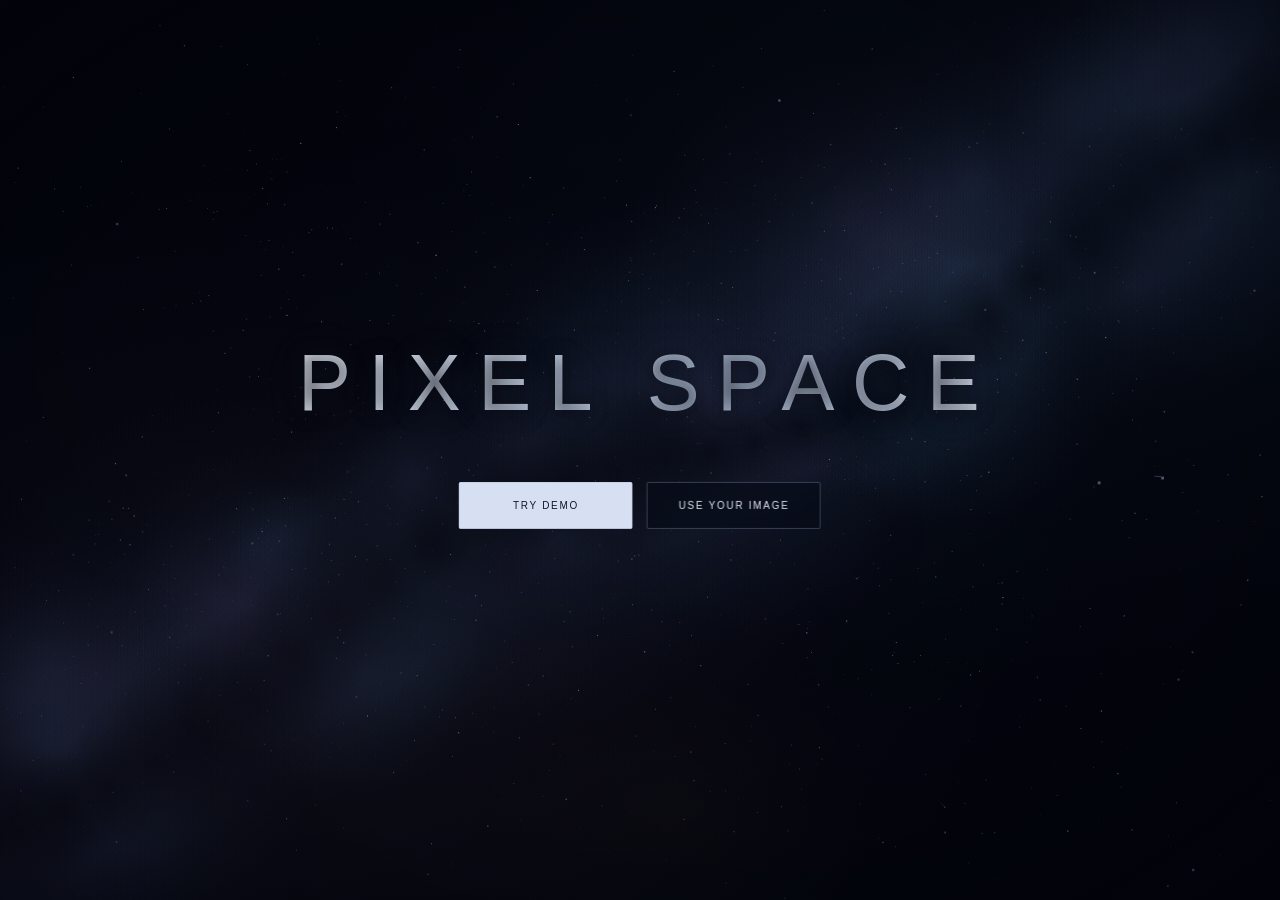
<file: index.html>
<!doctype html>
<html lang="en" translate="no">
  <head>
    <meta charset="UTF-8">
    <meta name="viewport" content="width=device-width, initial-scale=1, viewport-fit=cover">
    <meta name="theme-color" content="#080b18">
    <meta name="description" content="A flat image becomes a drifting field of pixels. Explore color, motion, and depth in PIXEL SPACE.">
    <title>PIXEL SPACE — An image, reimagined.</title>
    <link rel="icon" href="data:image/svg+xml,%3Csvg xmlns='http://www.w3.org/2000/svg' viewBox='0 0 32 32'%3E%3Cpath fill='%23b7c4ef' d='M6 6h9v9H6zm11 0h9v9h-9zM6 17h9v9H6z'/%3E%3C/svg%3E">
    <link rel="stylesheet" href="style.css?v=photo-only1">
    <script src="assets/examples/catalog.js" defer></script>
    <script src="renderer.js" defer></script>
    <script src="cosmos.js" defer></script>
    <script src="image-space.js" defer></script>
    <script src="sound.js" defer></script>
    <script src="hand-control.js?v=handstudio4" defer></script>
    <script src="hand-debug-view.js?v=handstudio4" defer></script>
    <script src="script.js?v=photo-only1" defer></script>
  </head>
  <body>
    <canvas id="cosmos" aria-hidden="true"></canvas>
    <canvas id="stars" aria-hidden="true"></canvas>
    <canvas id="image-atmosphere" aria-hidden="true"></canvas>
    <div class="haze" aria-hidden="true"></div>
    <div
      id="stage"
      role="img"
      aria-hidden="true"
      aria-label="Interactive pixel image. Drag to rotate, scroll to zoom, double click to reset."
    ></div>
    <main>
      <section id="landing" aria-labelledby="title">
        <div class="intro">
          <h1 id="title">PIXEL SPACE</h1>
          <div class="landing-actions">
            <button id="try-demo" class="primary-button" type="button">TRY DEMO</button>
            <button id="upload" class="secondary-button" type="button">USE YOUR IMAGE</button>
          </div>
        </div>
      </section>
      <section id="viewer" aria-label="Pixel field controls" inert aria-hidden="true">
        <div class="controls">
          <div class="panel-heading">
            <span class="interaction-hint">Drag to orbit · Scroll to zoom</span>
            <button id="sound" type="button" aria-pressed="false">SOUND OFF</button>
          </div>
          <div class="hand-controls">
            <button id="hand-control" type="button" aria-pressed="false" aria-describedby="hand-status" title="Swipe to rotate · Pinch for precision · Two hands to zoom · Point to play">HAND CONTROL <span id="hand-state">OFF</span></button>
            <span id="hand-status" role="status" aria-live="polite"></span>
          </div>
          <label for="depth">DEPTH <output id="depth-value" for="depth">55</output></label>
          <input id="depth" type="range" min="0" max="100" value="55">
          <label for="density">DENSITY <output id="density-value" for="density">240</output></label>
          <input id="density" type="range" min="96" max="360" step="12" value="240">
          <div class="control-actions">
            <button id="reset" type="button">RESET</button>
            <button id="upload-new" type="button">NEW IMAGE <span aria-hidden="true">↗</span></button>
          </div>
          <button id="back" class="back-button" type="button">← HOME</button>
        </div>
      </section>
    </main>
    <canvas id="transition-image" aria-hidden="true"></canvas>
    <input
      id="file-input"
      class="visually-hidden"
      tabindex="-1"
      type="file"
      accept="image/png,image/jpeg,image/webp"
      aria-label="Choose an image"
    >
    <div id="drop-overlay" aria-hidden="true">
      <span>Drop your image</span>
      <p>PNG, JPG, or WebP</p>
    </div>
    <p id="status" role="status" aria-live="polite"></p>
    <noscript><p class="no-script">Enable JavaScript to explore PIXEL SPACE.</p></noscript>
  </body>
</html>
</file>
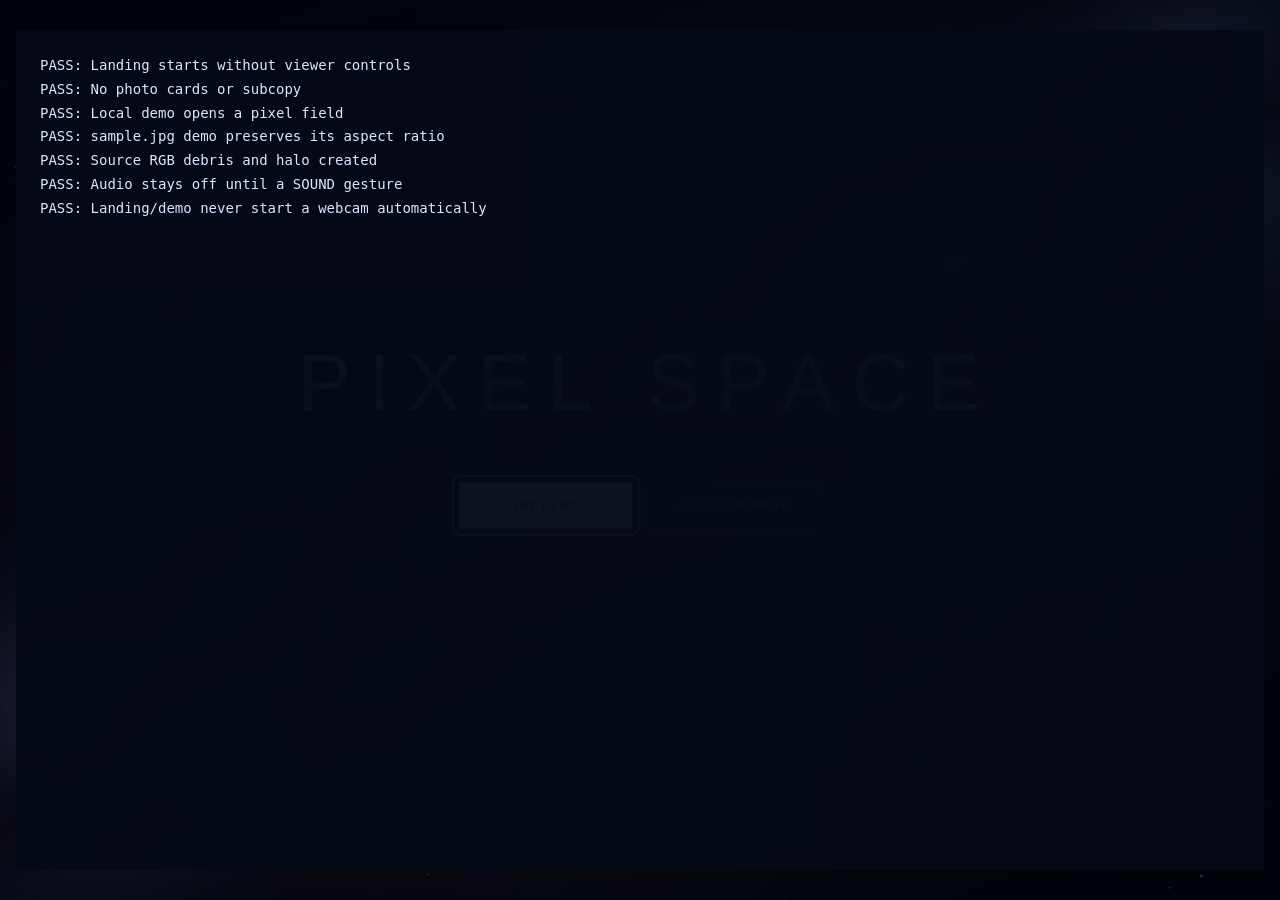
<file: tests/browser.html>
<!doctype html>
<html lang="en" translate="no">
  <head>
    <base href="../">
    <meta charset="UTF-8">
    <meta name="viewport" content="width=device-width, initial-scale=1, viewport-fit=cover">
    <meta name="theme-color" content="#080b18">
    <meta name="description" content="A flat image becomes a drifting field of pixels. Explore color, motion, and depth in PIXEL SPACE.">
    <title>PIXEL SPACE — An image, reimagined.</title>
    <link rel="icon" href="data:image/svg+xml,%3Csvg xmlns='http://www.w3.org/2000/svg' viewBox='0 0 32 32'%3E%3Cpath fill='%23b7c4ef' d='M6 6h9v9H6zm11 0h9v9h-9zM6 17h9v9H6z'/%3E%3C/svg%3E">
    <link rel="stylesheet" href="style.css?v=photo-only1">
    <script src="assets/examples/catalog.js" defer></script>
    <script src="renderer.js" defer></script>
    <script src="cosmos.js" defer></script>
    <script src="image-space.js" defer></script>
    <script src="sound.js" defer></script>
    <script src="hand-control.js?v=handstudio4" defer></script>
    <script src="hand-debug-view.js?v=handstudio4" defer></script>
    <script src="script.js?v=photo-only1" defer></script>
    <script src="tests/browser-check.js" defer></script>
  </head>
  <body>
    <canvas id="cosmos" aria-hidden="true"></canvas>
    <canvas id="stars" aria-hidden="true"></canvas>
    <canvas id="image-atmosphere" aria-hidden="true"></canvas>
    <div class="haze" aria-hidden="true"></div>
    <div
      id="stage"
      role="img"
      aria-hidden="true"
      aria-label="Interactive pixel image. Drag to rotate, scroll to zoom, double click to reset."
    ></div>
    <main>
      <section id="landing" aria-labelledby="title">
        <div class="intro">
          <h1 id="title">PIXEL SPACE</h1>
          <div class="landing-actions">
            <button id="try-demo" class="primary-button" type="button">TRY DEMO</button>
            <button id="upload" class="secondary-button" type="button">USE YOUR IMAGE</button>
          </div>
        </div>
      </section>
      <section id="viewer" aria-label="Pixel field controls" inert aria-hidden="true">
        <div class="controls">
          <div class="panel-heading">
            <span class="interaction-hint">Drag to orbit · Scroll to zoom</span>
            <button id="sound" type="button" aria-pressed="false">SOUND OFF</button>
          </div>
          <div class="hand-controls">
            <button id="hand-control" type="button" aria-pressed="false" aria-describedby="hand-status" title="Swipe to rotate · Pinch for precision · Two hands to zoom · Point to play">HAND CONTROL <span id="hand-state">OFF</span></button>
            <span id="hand-status" role="status" aria-live="polite"></span>
          </div>
          <label for="depth">DEPTH <output id="depth-value" for="depth">55</output></label>
          <input id="depth" type="range" min="0" max="100" value="55">
          <label for="density">DENSITY <output id="density-value" for="density">240</output></label>
          <input id="density" type="range" min="96" max="360" step="12" value="240">
          <div class="control-actions">
            <button id="reset" type="button">RESET</button>
            <button id="upload-new" type="button">NEW IMAGE <span aria-hidden="true">↗</span></button>
          </div>
          <button id="back" class="back-button" type="button">← HOME</button>
        </div>
      </section>
    </main>
    <canvas id="transition-image" aria-hidden="true"></canvas>
    <input
      id="file-input"
      class="visually-hidden"
      tabindex="-1"
      type="file"
      accept="image/png,image/jpeg,image/webp"
      aria-label="Choose an image"
    >
    <div id="drop-overlay" aria-hidden="true">
      <span>Drop your image</span>
      <p>PNG, JPG, or WebP</p>
    </div>
    <p id="status" role="status" aria-live="polite"></p>
    <noscript><p class="no-script">Enable JavaScript to explore PIXEL SPACE.</p></noscript>
  </body>
</html>
</file>
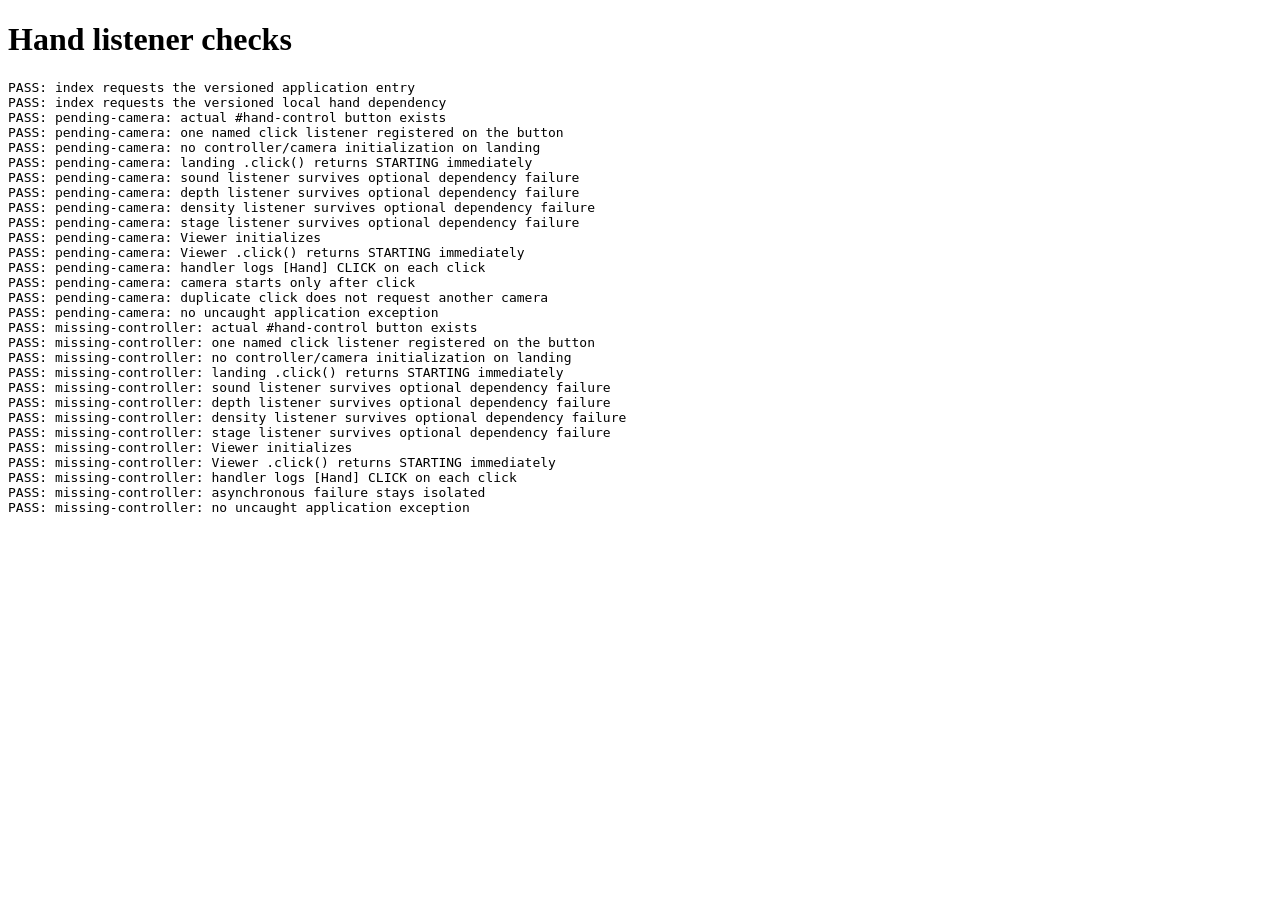
<file: tests/hand-listener.html>
<!doctype html>
<html lang="en" translate="no">
  <meta charset="utf-8">
  <title>RUNNING — Hand listener checks</title>
  <h1>Hand listener checks</h1>
  <pre id="report">Loading the real index.html and application scripts…</pre>
  <script src="hand-listener-check.js?v=photo-only1" defer></script>
</html>
</file>
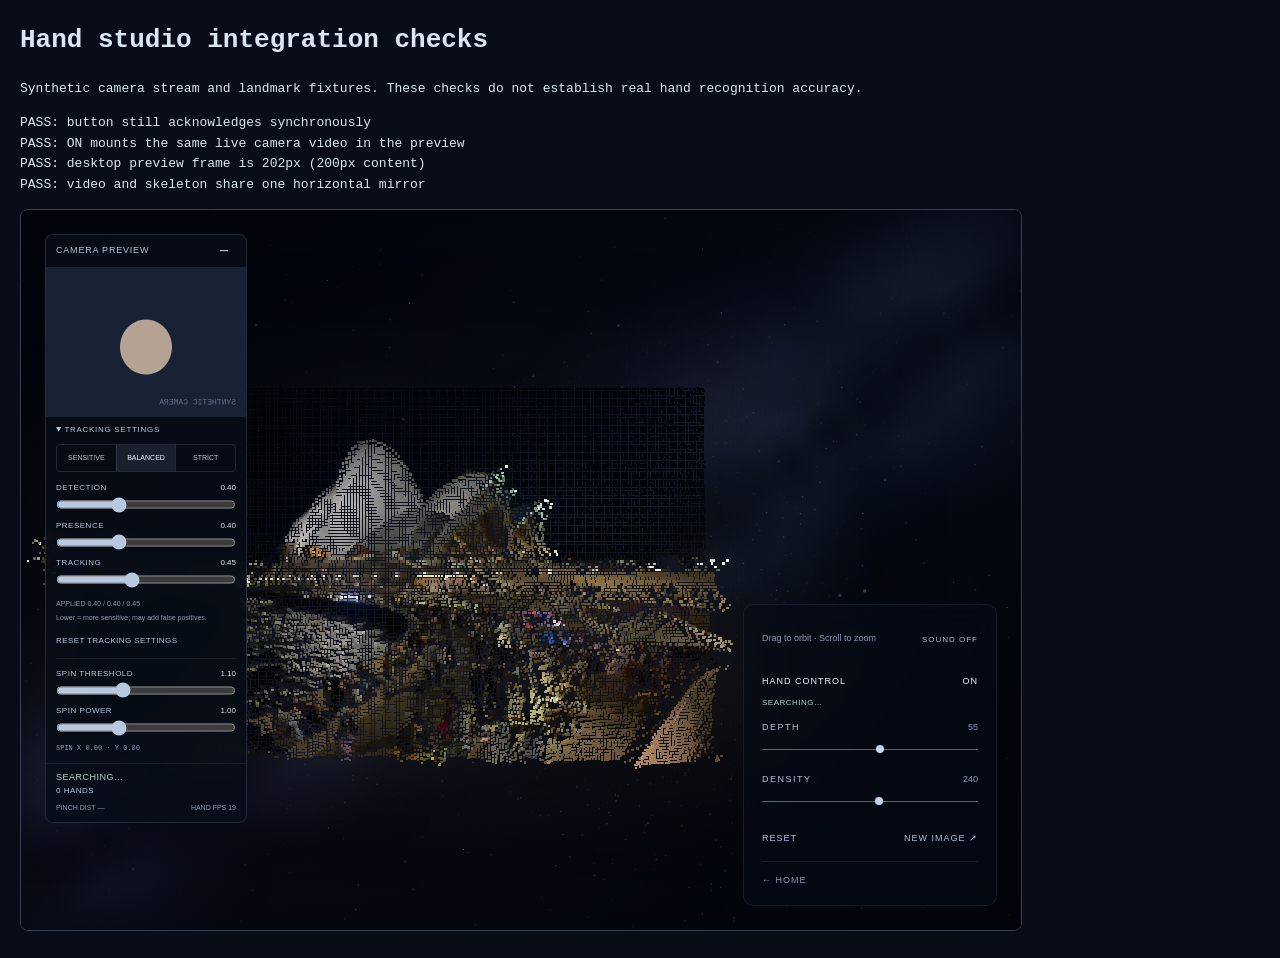
<file: tests/hand-studio.html>
<!doctype html>
<html lang="en" translate="no">
  <meta charset="utf-8">
  <meta name="viewport" content="width=device-width,initial-scale=1">
  <title>RUNNING — Hand studio checks</title>
  <style>body{margin:20px;background:#080d18;color:#dce7f1;font:13px/1.6 monospace}iframe{width:100%;height:720px;border:1px solid #344056;border-radius:8px}pre{white-space:pre-wrap}img{width:200px;border:1px solid #344056;transform:scaleX(-1)}</style>
  <h1>Hand studio integration checks</h1>
  <p>Synthetic camera stream and landmark fixtures. These checks do not establish real hand recognition accuracy.</p>
  <pre id="report">Loading the real application…</pre>
  <script src="hand-fixtures.js?v=handstudio4"></script>
  <script src="hand-studio-check.js?v=handstudio4" defer></script>
</html>
</file>
<file: style.css>
:root {
  color-scheme: dark;
  --paper: #e4e7f2;
  --muted: #8c9ab5;
}

* {
  box-sizing: border-box;
}

html,
body {
  margin: 0;
  width: 100%;
  height: 100%;
  overflow: hidden;
}

body {
  background: #03050d;
  color: var(--paper);
  font: 13px Arial, Helvetica, sans-serif;
}

button,
input {
  -webkit-tap-highlight-color: transparent;
}

button {
  color: inherit;
  font: inherit;
  cursor: pointer;
  transition: color .25s, background .25s, border-color .25s, transform .25s;
}

button:focus-visible,
input:focus-visible {
  outline: 2px solid #b0c6ef;
  outline-offset: 5px;
}

#cosmos,
#image-atmosphere,
#stars,
.haze,
#stage {
  position: fixed;
  inset: 0;
  width: 100%;
  height: 100%;
}

#cosmos {
  z-index: 0;
  pointer-events: none;
}

#image-atmosphere {
  z-index: 1;
  pointer-events: none;
}

#stars {
  z-index: 1;
  pointer-events: none;
  transition: opacity 1s;
}

.haze {
  z-index: 1;
  pointer-events: none;
  background:
    radial-gradient(ellipse at 22% 72%, #56426b16, transparent 52%),
    radial-gradient(ellipse at 79% 25%, #395c7e12, transparent 48%),
    radial-gradient(ellipse at 50% 48%, #03050d60, transparent 60%),
    radial-gradient(ellipse at 50% 50%, transparent 35%, #01020999);
}

body.is-viewer #stars {
  opacity: .85;
}

#stage {
  z-index: 2;
  opacity: 0;
  pointer-events: none;
  touch-action: none;
  transition: opacity .7s;
}

#stage canvas {
  display: block;
  width: 100%;
  height: 100%;
}

body.is-viewer #stage {
  opacity: 1;
  pointer-events: auto;
  cursor: grab;
}

body.is-dragging #stage {
  cursor: grabbing;
}

body.is-entering #stage {
  pointer-events: none;
}

#landing {
  position: fixed;
  inset: 0;
  z-index: 3;
  overflow: hidden;
  transition: visibility .8s;
}

body.is-viewer #landing {
  visibility: hidden;
  pointer-events: none;
}

.intro {
  position: absolute;
  left: 50%;
  top: 48%;
  width: 96%;
  transform: translate(-50%, -50%);
  text-align: center;
  transition: opacity .5s, filter .7s;
}

h1 {
  margin: 0;
  padding-left: .19em;
  font-family: 'Helvetica Neue', 'Segoe UI', Arial, sans-serif;
  font-size: clamp(42px, 6.2vw, 96px);
  font-weight: 200;
  line-height: 1.2;
  letter-spacing: .22em;
  white-space: nowrap;
  color: #e2e7f2;
  background: linear-gradient(115deg, #edf1fa 18%, #a9b8d0 56%, #e0e6f3 85%);
  background-clip: text;
  -webkit-background-clip: text;
  -webkit-text-fill-color: transparent;
  text-shadow: 0 0 45px #c1cce720, 0 2px 18px #03050d;
}

.landing-actions {
  display: flex;
  justify-content: center;
  gap: 14px;
  margin-top: 52px;
}

.landing-actions button {
  min-width: 174px;
  padding: 17px 24px;
  font-size: 10px;
  letter-spacing: 1.7px;
  border: 1px solid #9eaed14d;
  border-radius: 2px;
}

.primary-button {
  background: #d7e0f3;
  color: #11192b;
}

.primary-button:hover {
  background: #eef3ff;
  transform: translateY(-2px);
}

.secondary-button {
  background: #070c18a6;
  backdrop-filter: blur(8px);
}

.secondary-button:hover {
  border-color: #b4c7ec;
  background: #b3c7ef12;
  transform: translateY(-2px);
}

body.is-viewer .intro {
  opacity: 0;
  filter: blur(5px);
}

#viewer {
  position: fixed;
  inset: 0;
  z-index: 4;
  pointer-events: none;
  opacity: 0;
  visibility: hidden;
  transition: opacity .5s .3s, visibility .5s;
}

body.is-viewer #viewer {
  opacity: 1;
  visibility: visible;
}

#viewer button,
#viewer input {
  pointer-events: auto;
}

body.is-entering #viewer button,
body.is-entering #viewer input {
  pointer-events: none;
}

.controls {
  position: absolute;
  right: max(24px, env(safe-area-inset-right));
  bottom: max(24px, env(safe-area-inset-bottom));
  width: 254px;
  padding: 16px 18px 8px;
  border: 1px solid #a4b4d51b;
  border-radius: 10px;
  background: #080d189c;
  backdrop-filter: blur(14px);
}

.panel-heading {
  display: flex;
  align-items: center;
  justify-content: space-between;
  gap: 8px;
  margin-bottom: 16px;
}

.interaction-hint {
  color: var(--muted);
  font-size: 9px;
  line-height: 1.5;
  max-width: 115px;
}

.controls label {
  display: flex;
  justify-content: space-between;
  align-items: center;
  font-size: 9px;
  letter-spacing: 1.5px;
  color: #b7c1d6;
}

.controls input + label {
  margin-top: 12px;
}

.controls output {
  color: #8c9ab5;
  letter-spacing: 0;
  font-variant-numeric: tabular-nums;
}

.controls input {
  appearance: none;
  display: block;
  width: 100%;
  min-height: 26px;
  margin: 4px 0 0;
  background: transparent;
  cursor: pointer;
}

.controls input::-webkit-slider-runnable-track {
  height: 1px;
  background: #5a6680;
}

.controls input::-webkit-slider-thumb {
  appearance: none;
  width: 8px;
  height: 8px;
  margin-top: -3.5px;
  border-radius: 50%;
  background: #c4d2ed;
}

.controls input::-moz-range-track {
  height: 1px;
  background: #5a6680;
}

.controls input::-moz-range-thumb {
  width: 8px;
  height: 8px;
  border: 0;
  border-radius: 50%;
  background: #c4d2ed;
}

.controls button {
  min-height: 36px;
  padding: 8px 0;
  font-size: 9px;
  letter-spacing: 1px;
  color: #b1bfd8;
  background: none;
  border: 0;
}

.controls button:hover,
.controls button[aria-pressed='true'] {
  color: #f0f4ff;
}

#sound {
  font-size: 8px;
  white-space: nowrap;
}

.hand-controls {
  margin: -8px 0 12px;
}

.controls #hand-control {
  display: flex;
  justify-content: space-between;
  align-items: center;
  width: 100%;
  min-height: 32px;
}

#hand-status {
  display: block;
  font-size: 8px;
  line-height: 1.6;
  color: var(--muted);
  letter-spacing: .5px;
  overflow-wrap: anywhere;
}

#hand-status:empty { display: none; }
#hand-control[aria-pressed='true'] + #hand-status { color: #b3d3c9; }

.control-actions {
  display: flex;
  align-items: center;
  justify-content: space-between;
  margin-top: 6px;
}

.controls .back-button {
  display: block;
  width: 100%;
  margin-top: 5px;
  border-top: 1px solid #a4b4d51c;
  text-align: left;
  color: #8d9bb5;
}

#transition-image {
  position: fixed;
  z-index: 3;
  left: 50%;
  top: 50%;
  transform: translate(-50%, -50%);
  pointer-events: none;
  visibility: hidden;
}

body.is-entering #transition-image {
  visibility: visible;
}

#status {
  position: fixed;
  z-index: 10;
  bottom: 10%;
  left: 50%;
  transform: translateX(-50%);
  max-width: 86vw;
  margin: 0;
  padding: 12px 18px;
  border-radius: 6px;
  background: #10182bf2;
  color: #c9d3e9;
  font-size: 11px;
  text-align: center;
  opacity: 0;
  pointer-events: none;
  transition: opacity .25s;
}

#status.visible {
  opacity: 1;
}

#drop-overlay {
  position: fixed;
  inset: 16px;
  z-index: 9;
  display: flex;
  flex-direction: column;
  align-items: center;
  justify-content: center;
  background: #080e22ed;
  border: 1px dashed #a9c2ed66;
  pointer-events: none;
  opacity: 0;
  transition: opacity .2s;
}

#drop-overlay span {
  font-size: clamp(22px, 4vw, 48px);
  font-weight: 300;
  letter-spacing: 2px;
}

#drop-overlay p {
  color: #939fbb;
}

body.drop-active #drop-overlay {
  opacity: 1;
}

.visually-hidden {
  position: absolute;
  width: 1px;
  height: 1px;
  padding: 0;
  margin: -1px;
  overflow: hidden;
  clip: rect(0, 0, 0, 0);
  white-space: nowrap;
  border: 0;
}

.no-script {
  position: fixed;
  z-index: 20;
  bottom: 15%;
  width: 100%;
  text-align: center;
}

@media (max-width: 600px) {
  h1 {
    font-size: clamp(28px, 7.9vw, 47px);
    letter-spacing: .13em;
    padding-left: .13em;
  }

  .landing-actions {
    flex-direction: column;
    align-items: center;
    margin-top: 38px;
    gap: 12px;
  }

  .landing-actions button {
    width: 210px;
    min-height: 48px;
  }

  .controls {
    right: max(14px, env(safe-area-inset-right));
    bottom: max(14px, env(safe-area-inset-bottom));
    width: 228px;
    padding: 10px 15px 5px;
  }

  .panel-heading {
    margin-bottom: 8px;
  }

  #status {
    bottom: 46%;
  }
}

@media (max-height: 520px) {
  h1 {
    font-size: 42px;
  }

  .landing-actions {
    flex-direction: row;
    margin-top: 28px;
  }

  .controls {
    width: 220px;
    padding: 8px 14px 3px;
    bottom: 10px;
  }

  .panel-heading {
    margin-bottom: 4px;
  }
}

@media (pointer: coarse) {
  .controls input {
    min-height: 34px;
  }

  .controls button {
    min-height: 44px;
  }
}

@media (prefers-reduced-motion: reduce) {
  *,
  *::before,
  *::after {
    transition-duration: .01ms !important;
    transition-delay: 0s !important;
  }
}

/* The preview and its tuning controls stay opposite the image controls. */
#hand-debug {
  position: absolute;
  top: max(24px, env(safe-area-inset-top));
  left: max(24px, env(safe-area-inset-left));
  width: 202px;
  max-height: calc(100dvh - 48px);
  overflow: auto;
  pointer-events: auto;
  border: 1px solid #a4b4d52b;
  border-radius: 8px;
  background: #080d18d9;
  backdrop-filter: blur(14px);
  color: #b8c6db;
  font-size: 9px;
  line-height: 1.5;
}
#hand-debug[hidden], #hand-debug-content[hidden] { display: none; }
.hand-debug-heading { display: flex; align-items: center; justify-content: space-between; padding: 2px 8px 2px 10px; letter-spacing: .8px; }
#hand-debug button { border: 0; color: inherit; background: transparent; font-size: 8px; }
#hand-preview-toggle { min-width: 28px; min-height: 28px; font-size: 16px !important; }
.hand-camera { position: relative; display: grid; place-items: center; min-height: 150px; background: #03050d; overflow: hidden; }
.hand-camera-image { position: relative; width: 100%; aspect-ratio: 4 / 3; transform: scaleX(-1); }
.hand-preview-video { display: block; width: 100%; height: 100%; object-fit: contain; }
#hand-skeleton { position: absolute; inset: 0; width: 100%; height: 100%; pointer-events: none; }
.hand-camera-placeholder { position: absolute; inset: 0; display: grid; place-items: center; background: #03050d; color: #8c9ab5; letter-spacing: .5px; }
.hand-camera.has-video .hand-camera-placeholder { display: none; }
.hand-debug-status { display: flex; flex-direction: column; gap: 1px; padding: 7px 10px 3px; letter-spacing: .5px; }
.hand-tracking-status { color: #bad1c8; }
.hand-gesture-status { font-size: 8px; }
.hand-debug-metrics { display: flex; flex-wrap: wrap; justify-content: space-between; gap: 3px; padding: 3px 10px 8px; color: #8c9ab5; font-size: 7px; font-variant-numeric: tabular-nums; }
.hand-debug-error { margin: 0; padding: 0 10px 8px; color: #e4bba7; font-size: 8px; }
.hand-debug-error:empty { display: none; }
.hand-tuning { padding: 7px 10px 9px; border-bottom: 1px solid #a4b4d51b; }
.hand-tuning summary { cursor: pointer; letter-spacing: .7px; font-size: 8px; }
.hand-presets { display: flex; margin: 8px 0 10px; border: 1px solid #a4b4d52b; border-radius: 4px; overflow: hidden; }
.hand-presets button { flex: 1; min-height: 26px; padding: 3px 2px; font-size: 7px !important; }
.hand-presets button + button { border-left: 1px solid #a4b4d52b !important; }
.hand-presets button[aria-pressed='true'] { background: #a4b4d521 !important; color: #eff4ff !important; }
.hand-tuning label { display: flex; justify-content: space-between; align-items: center; font-size: 8px; letter-spacing: .5px; }
.hand-tuning output { color: #dce7f1; font-variant-numeric: tabular-nums; letter-spacing: 0; }
.hand-tuning input { width: 100%; height: 21px; margin: 0 0 4px; accent-color: #b8c9df; cursor: pointer; }
.hand-applied, .hand-threshold-note { margin: 4px 0; font-size: 7px; color: #8c9ab5; }
.hand-settings-reset { width: 100%; min-height: 26px; text-align: left; padding: 4px 0; letter-spacing: .4px; }
.hand-spin-settings { border-top: 1px solid #a4b4d51b; padding-top: 9px; margin-top: 4px; }
.hand-spin-velocity { display: block; font: 7px/1.6 monospace; color: #8c9ab5; }
#hand-parameter-hud { position: absolute; left: 50%; top: 22%; transform: translateX(-50%); width: 160px; padding: 13px 16px; border: 1px solid #a4b4d52b; border-radius: 7px; background: #080d18c9; backdrop-filter: blur(12px); text-align: center; pointer-events: none; opacity: 0; transition: opacity .3s; }
#hand-parameter-hud.visible { opacity: 1; }
#hand-parameter-hud span { display: block; color: #b8c6db; font-size: 9px; letter-spacing: 1.4px; }
#hand-parameter-hud meter { display: block; width: 100%; height: 8px; margin: 9px 0; accent-color: #b8c9df; }
#hand-parameter-hud strong { font-size: 22px; font-weight: 300; font-variant-numeric: tabular-nums; }
@media (max-width: 600px) {
  #hand-debug { top: max(14px, env(safe-area-inset-top)); left: max(14px, env(safe-area-inset-left)); width: 152px; max-height: 48dvh; }
  .hand-camera { min-height: 110px; }
  .hand-debug-heading { padding-left: 7px; font-size: 8px; letter-spacing: .4px; }
  .hand-presets button { font-size: 6px !important; }
  #hand-parameter-hud { top: 30%; width: 140px; }
}
</file>
